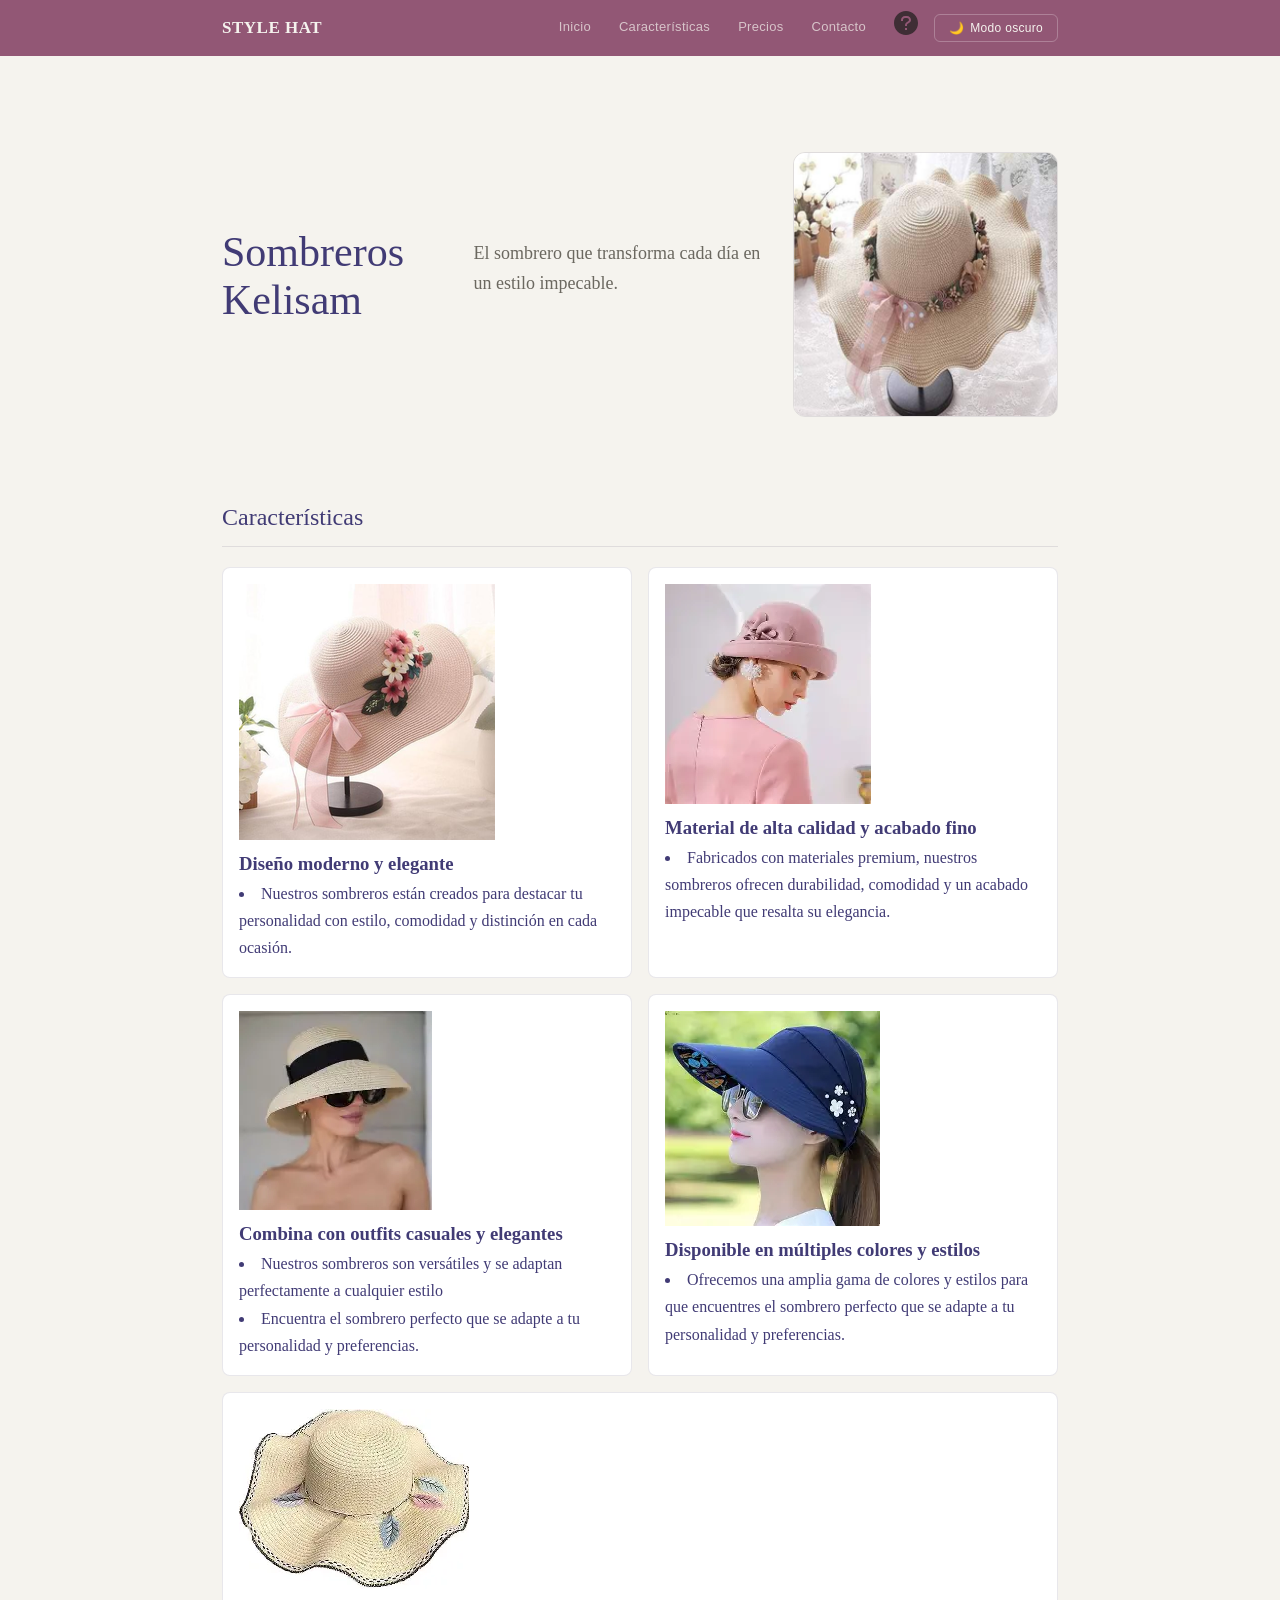
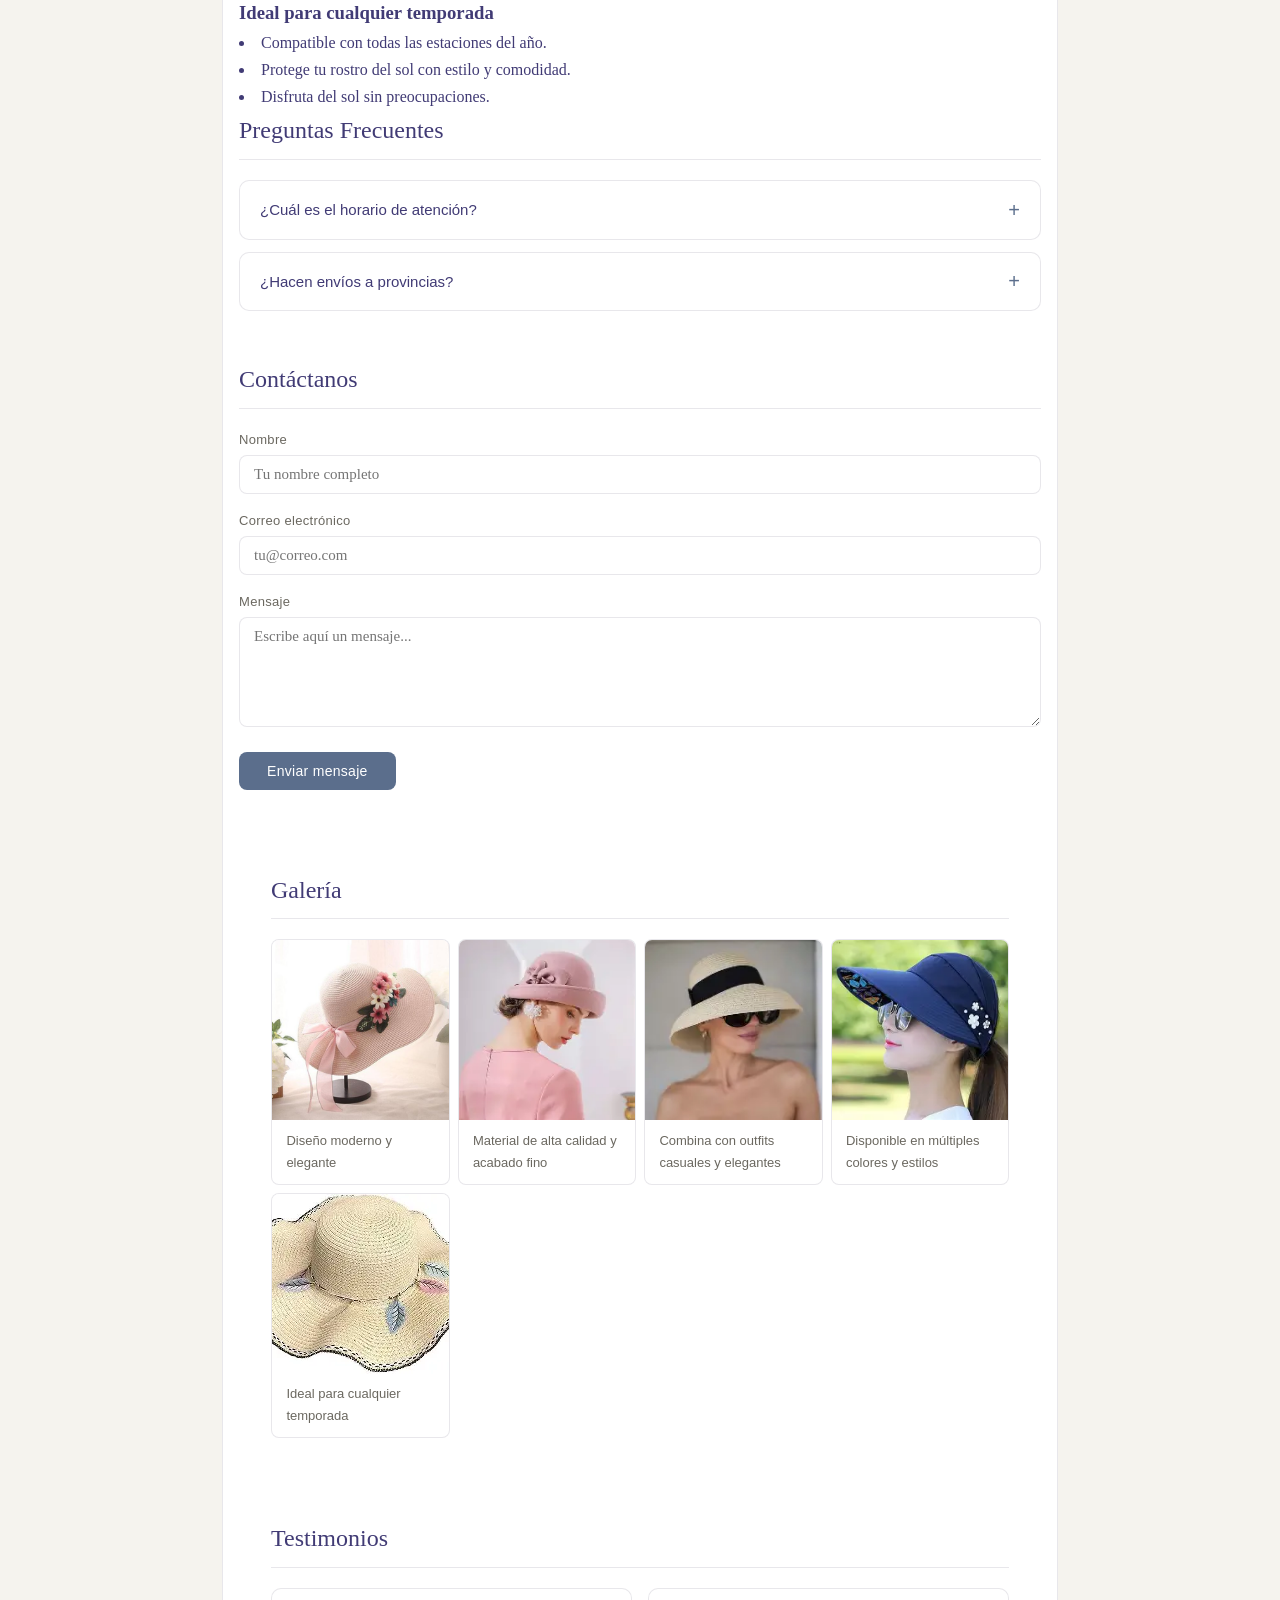
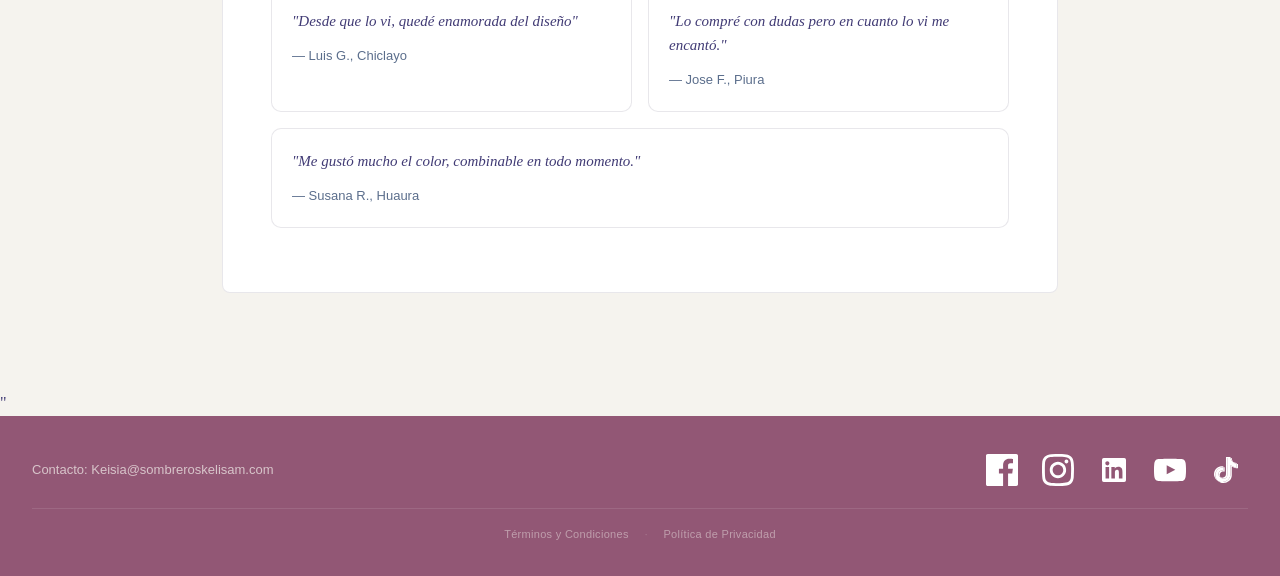
<file: index.html>
<!DOCTYPE html>
<html lang="es">
<head>
  <meta charset="UTF-8">
  <title>STYLE HAT  - SOMBREROS KELISAM</title>
  <link rel="stylesheet" href="css/styles.css">
  <link rel="icon" href="img/sombrero 3.ico">"
</head>

<body class="index-layout" >

<header>
  <nav>
    <a href="index.html" class="nav-brand">STYLE HAT</a>
    <div class="nav-links">
      <a href="index.html">Inicio</a>
      <a href="#Características">Características</a>
      <a href="precios.html">Precios</a>
      <a href="#contacto">Contacto</a>
  <a href="faq.html" id="icono-faq" aria-label="Preguntas frecuentes">
    <img src="img/Faq,.svg" alt="" width="24" height="24">
  </a>
      <button id="theme-toggle" onclick="toggleTheme()" aria-label="Cambiar tema">
        <span id="theme-icon">🌙</span>
        <span id="theme-label">Modo oscuro</span>
      </button>
    </div>
  </nav>
</header>


<main>
  <section id="hero">
    <h1>Sombreros Kelisam</h1>
    <p>El sombrero que transforma cada día en un estilo impecable.</p>
    <img src="img/sombrero 3.ico"
         alt="Imagen del producto en la que se aprecia la elegancia de su diseño y garantía de que está hecho con los mejores materiales"
         width="400" height="200">
  </section>

  <section>
    <h2>Características</h2>
    <div class="cards">
    <article class="card">
      <img src="img/sombrero 2.ico" alt="Diseño moderno y elegante">
      <h3>Diseño moderno y elegante</h3>
      <li>Nuestros sombreros están creados para destacar tu personalidad con estilo, comodidad y distinción en cada ocasión.</li>

      <ul>
    </article>
    <article class="card">
      <img src="img/imagen 2.webp" alt="Material de alta calidad y acabado fino">
      <h3>Material de alta calidad y acabado fino</h3>
      <li>Fabricados con materiales premium, nuestros sombreros ofrecen durabilidad, comodidad y un acabado impecable que resalta su elegancia.</li>
      </article>
    <article class="card">
      <img src="img/imagen 3.webp" alt="Combina con outfits casuales y elegantes">
      <h3>Combina con outfits casuales y elegantes</h3>
      <li>Nuestros sombreros son versátiles y se adaptan perfectamente a cualquier estilo
      <li>Encuentra el sombrero perfecto que se adapte a tu personalidad y preferencias.</li>
 </article>
    <article class="card">
      <img src="img/imagen 4.webp" alt="Disponible en múltiples colores y estilos">
      <H3>Disponible en múltiples colores y estilos</H3>
      <li>Ofrecemos una amplia gama de colores y estilos para que encuentres el sombrero perfecto que se adapte a tu personalidad y preferencias.</li>
  
    </article>
    <article class="card">
      <img src="img/imagen5.webp" alt="Ideal para cualquier temporada">
      <h3>Ideal para cualquier temporada</h3>
      <li>Compatible con todas las estaciones del año.
        <li>Protege tu rostro del sol con estilo y comodidad.</li>
      <li>Disfruta del sol sin preocupaciones.</li>
 
  <section>
 <h2>Preguntas Frecuentes</h2>
    <details>
      <summary>¿Cuál es el horario de atención?</summary>
      <p>Atendemos de Lunes a Viernes de 9:00 a 19:00 horas.</p>
    </details>
    <details>
      <summary>¿Hacen envíos a provincias?</summary>
      <p>Sí, enviamos a todo el Perú por Shaloom y Marvisur.</p>
    </details>
  </section>

  <section id="contacto">
    <h2>Contáctanos</h2>
    <form>
      <div>
        <label for="nombre">Nombre</label>
        <input type="text" id="nombre" placeholder="Tu nombre completo">
      </div>
      <div>
        <label for="email">Correo electrónico</label>
        <input type="email" id="email" placeholder="tu@correo.com">
      </div>
      <div>
        <label for="mensaje">Mensaje</label>
        <textarea id="mensaje" placeholder="Escribe aquí un mensaje..."></textarea>
      </div>
      <button type="submit">Enviar mensaje</button>
    </form>
  </section>

  <section id="galeria">
  <h2>Galería</h2>
  <div class="galeria">
    <figure class="galeria-item">
      <img src="img/sombrero 2.ico" alt="Vista 1 del producto">
      <figcaption>Diseño moderno y elegante</figcaption>
    </figure>
    <figure class="galeria-item">
      <img src="img/imagen 2.webp" alt="Vista 2 del producto">
      <figcaption>Material de alta calidad y acabado fino</figcaption>
    </figure>
    <figure class="galeria-item">
      <img src="img/imagen 3.webp" alt="Vista 3 del producto">
      <figcaption>Combina con outfits casuales y elegantes</figcaption>
    </figure>
    <figure class="galeria-item">
      <img src="img/imagen 4.webp" alt="Vista 4 del producto">
      <figcaption>Disponible en múltiples colores y estilos</figcaption>
    </figure>
    <figure class="galeria-item">
      <img src="img/imagen5.webp" alt="Vista 5 del producto">
      <figcaption>Ideal para cualquier temporada</figcaption>
    </figure>
  </div>
</section>
<section id="testimonios">
  <h2>Testimonios</h2>
  <div class="testimonios">
    <div class="testimonio">
      <p>"Desde que lo vi, quedé enamorada del diseño"</p>
      <span class="testimonio-autor">— Luis G., Chiclayo</span>
    </div>
    <div class="testimonio">
      <p>"Lo compré con dudas pero en cuanto lo vi me encantó."</p>
      <span class="testimonio-autor">— Jose F., Piura</span>
    </div>
    <div class="testimonio">
      <p>"Me gustó mucho el color, combinable en todo momento."</p>
      <span class="testimonio-autor">— Susana R., Huaura</span>
    </div>
  </div>
</section>

</main>

<footer>
 <div class="footer-main">
    <p>Contacto: Keisia@sombreroskelisam.com</p>
    <div class="social-links">
      <a href="#" aria-label="Síguenos en Facebook">
        <img src="img/facebook.svg" alt="" width="32" height="32">
      </a>
      <a href="#" aria-label="Síguenos en Instagram">
        <img src="img/instagram2 (1).svg" alt="" width="32" height="32">
      </a>
      <a href="#" aria-label="Síguenos en LinkedIn">
        <img src="img/linkedin.svg" alt="" width="32" height="32">
      </a>
      <a href="#" aria-label="Síguenos en YouTube">
        <img src="img/youtube.svg" alt="" width="32" height="32">
      </a>
      <a href="#" aria-label="Síguenos en TikTok">
        <img src="img/tiktok.svg" alt="" width="32" height="32">
      </a>
    </div>
  </div>

  <div class="footer-legal">
    <a href="#">Términos y Condiciones</a>
    <span class="sep" aria-hidden="true">·</span>
    <a href="#">Política de Privacidad</a>
  </div>
</footer>

<script src="script.js"></script>

</body>
</html>
</file>
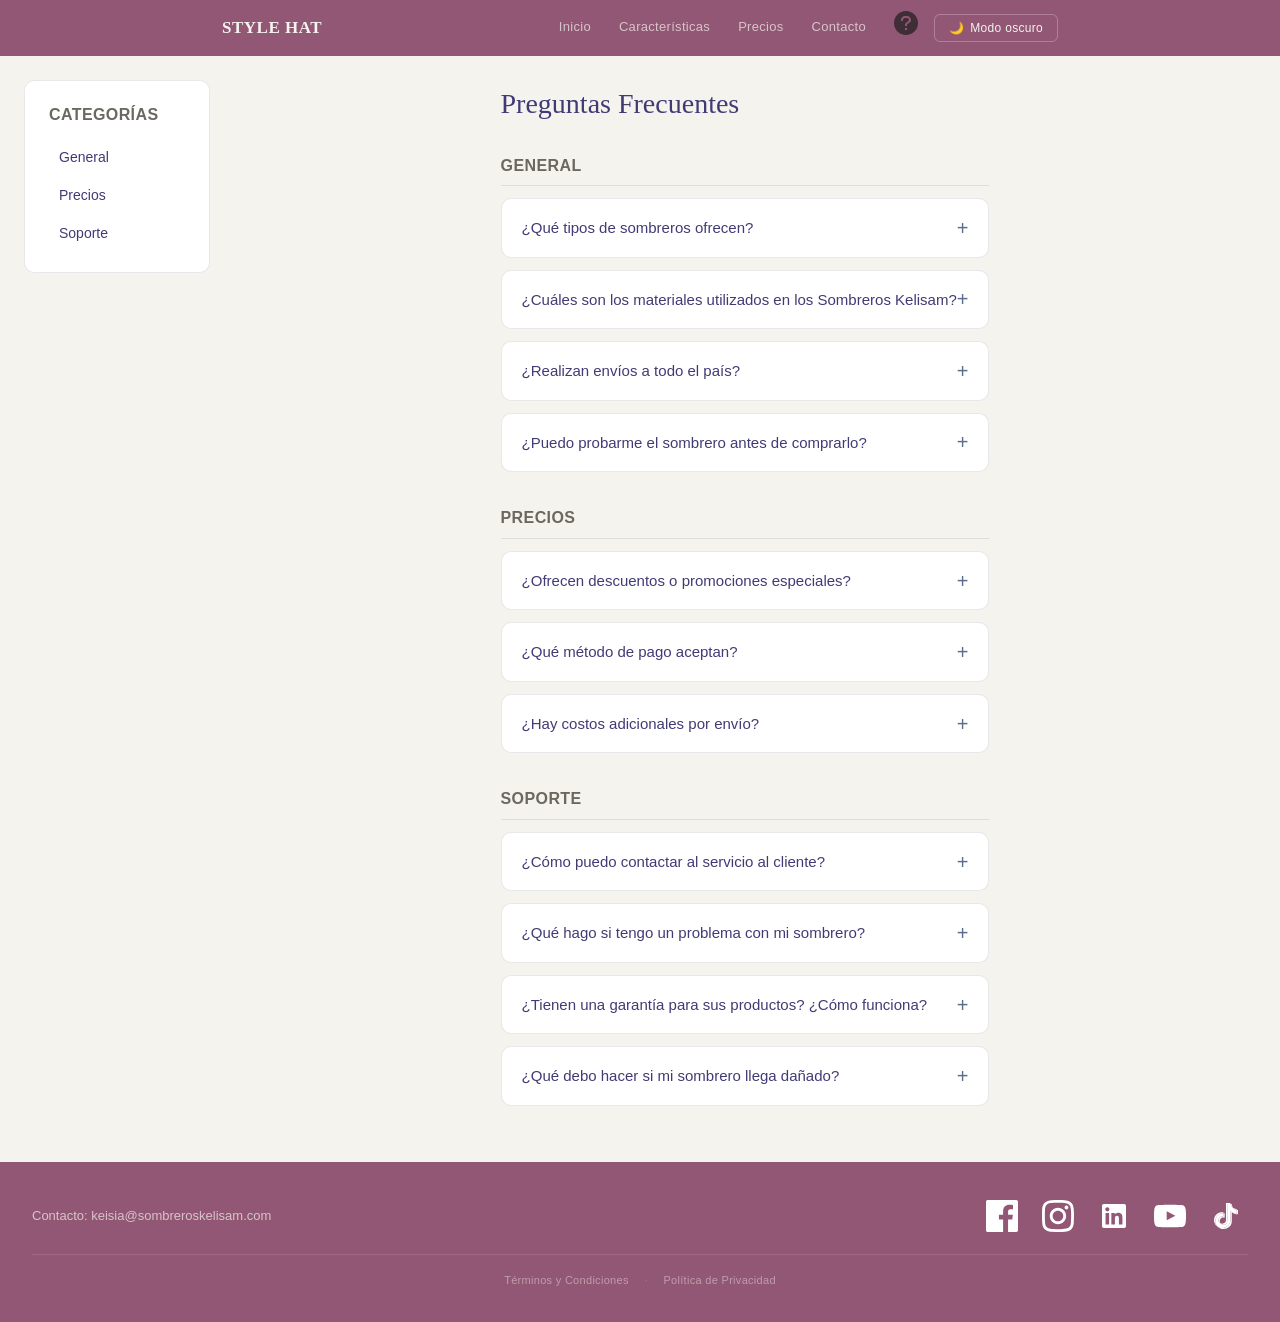
<file: faq.html>
<!DOCTYPE html>
<html lang="es">
<head>
  <meta charset="UTF-8">
  <title>STYLE HAT - Preguntas Frecuentes</title>
  <link rel="stylesheet" href="css/styles.css">
  <link rel="icon" href="img/sombrero 3.ico">
</head>

<body class="faq-layout">

  <header>
    <nav>
      <a href="index.html" class="nav-brand">STYLE HAT</a>
      <div class="nav-links">
        <a href="index.html">Inicio</a>
        <a href="index.html">Características</a>
        <a href="precios.html">Precios</a>
        <a href="index.html#contacto">Contacto</a>
        <a href="faq.html" id="icono-faq" aria-label="Preguntas frecuentes">
          <img src="img/Faq,.svg" alt="" width="24" height="24">
        </a>
        <button id="theme-toggle" onclick="toggleTheme()" aria-label="Cambiar tema">
          <span id="theme-icon">🌙</span>
          <span id="theme-label">Modo oscuro</span>
        </button>
      </div>
    </nav>
  </header>

  <aside class="faq-nav">
    <h2>Categorías</h2>
    <ul>
      <li><a href="#general">General</a></li>
      <li><a href="#precios">Precios</a></li>
      <li><a href="#soporte">Soporte</a></li>
    </ul>
  </aside>

  <main class="faq-main">
    <h1>Preguntas Frecuentes</h1>
    <section id="general">
      <h2>General</h2>
      <details>
        <summary>¿Qué tipos de sombreros ofrecen?</summary>
        <p>Ofrecemos diferentes tipos de sombreros casuales, sport, elegantes, para todo tipo de estilos.</p>
      </details>
      <details>
        <summary>¿Cuáles son los materiales utilizados en los Sombreros Kelisam?</summary>
        <p>Nuestros sombreros están fabricados con materiales de alta calidad, algodon, lana, poliéster, nylon, piel, fieltro y cuero.</p>
      </details>
      <details>
        <summary>¿Realizan envíos a todo el país?</summary>
        <p>Sí, realizamos envíos en Lima y provincias, atraves de Shaloom, Marvisur y otros</p>
      </details>
      <details>
        <summary>¿Puedo probarme el sombrero antes de comprarlo?</summary>
        <p>En algunas de nuestras tiendas físicas, puedes probarte los sombreros. Si compras en línea, no se aceptan devoluciones.</p>
      </details>
    </section>

    <section id="precios">
      <h2>Precios</h2>
      <details>
        <summary>¿Ofrecen descuentos o promociones especiales?</summary>
        <p>Sí, ofrecemos descuentos por temporada y promociones especiales. Revisa nuestra página web o suscríbete a nuestro boletín para recibir actualizaciones sobre ofertas.</p>
      </details>
      <details>
        <summary>¿Qué método de pago aceptan?</summary>
        <p>Aceptamos diversas formas de pago, incluyendo tarjetas de crédito, débito, yape y pagos en línea a través de plataformas seguras.</p>
      </details>
      <details>
        <summary>¿Hay costos adicionales por envío?</summary>
        <p>Dependiendo del lugar de entrega y el tipo de sombrero, pueden aplicarse tarifas de envío.</p>
      </details>
    </section>

    <section id="soporte">
      <h2>Soporte</h2>
      <details>
        <summary>¿Cómo puedo contactar al servicio al cliente?</summary>
        <p>Puedes contactar a nuestro servicio al cliente a través de nuestro número telefónico, correo electrónico o chat en línea disponible en nuestro sitio web.</p>
      </details>
      <details>
        <summary>¿Qué hago si tengo un problema con mi sombrero?</summary>
        <p>Si tienes algún problema con tu sombrero, contáctanos lo antes posible. Nuestro equipo de soporte estará encantado de ayudarte a resolver cualquier inconveniente.</p>
      </details>
      <details>
        <summary>¿Tienen una garantía para sus productos? ¿Cómo funciona?</summary>
        <p>Sí, ofrecemos una garantía limitada de 3 meses en nuestros sombreros. Si se presenta algún defecto de fabricación, lo reparamos o reemplazamos sin costo adicional.</p>
      </details>
      <details>
        <summary>¿Qué debo hacer si mi sombrero llega dañado?</summary>
        <p>Si tu sombrero llega dañado, contáctanos inmediatamente y te proporcionaremos instrucciones para devolverlo y recibir un reemplazo.</p>
      </details>
    </section>

  </main>

  <footer>
    <div class="footer-main">
      <p>Contacto: keisia@sombreroskelisam.com</p>
      <div class="social-links">
        <a href="#" aria-label="Síguenos en Facebook">
          <img src="img/facebook.svg" alt="" width="32" height="32">
        </a>
        <a href="#" aria-label="Síguenos en Instagram">
          <img src="img/instagram2 (1).svg" alt="" width="32" height="32">
        </a>
        <a href="#" aria-label="Síguenos en LinkedIn">
          <img src="img/linkedin.svg" alt="" width="32" height="32">
        </a>
        <a href="#" aria-label="Síguenos en YouTube">
          <img src="img/youtube.svg" alt="" width="32" height="32">
        </a>
        <a href="#" aria-label="Síguenos en TikTok">
          <img src="img/tiktok.svg" alt="" width="32" height="32">
        </a>
      </div>
    </div>
    <div class="footer-legal">
      <a href="#">Términos y Condiciones</a>
      <span class="sep" aria-hidden="true">·</span>
      <a href="#">Política de Privacidad</a>
    </div>
  </footer>

  <script src="script.js"></script>

</body>
</html>
</file>
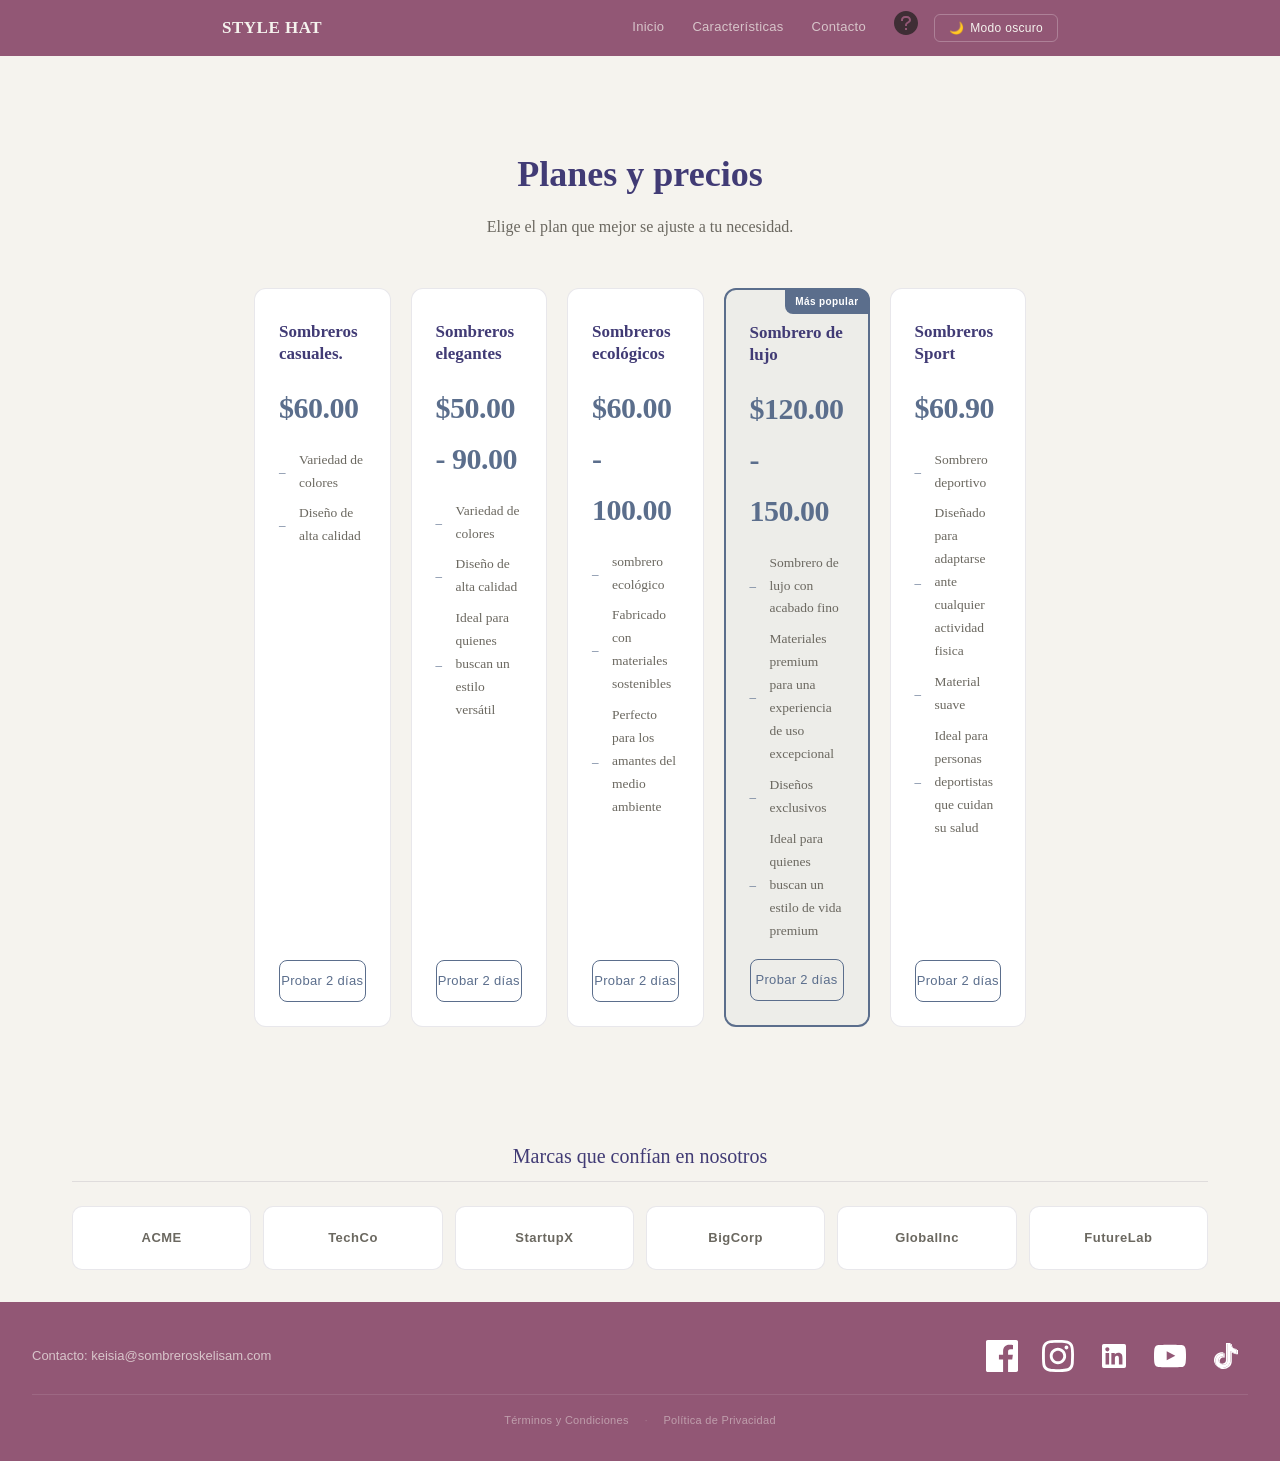
<file: precios.html>
<!DOCTYPE html>
<html lang="es">
<head>
  <meta charset="UTF-8">
  <title>STYLE HAT - Sombreros Kelisam</title>
  <link rel="stylesheet" href="css/styles.css">
  <link rel="icon" href="img/sombrero 3.ico">
</head>
<body>
<header>
  <nav>
    <a href="index.html" class="nav-brand">STYLE HAT</a>
    <div class="nav-links">
      <a href="index.html">Inicio</a>
      <a href="index.html#Características">Características</a>
      <a href="index.html#Contacto">Contacto</a>
  <a href="faq.html" id="icono-faq" aria-label="Preguntas frecuentes">
    <img src="img/Faq,.svg" alt="" width="24" height="24">
  </a>
      <button id="theme-toggle" onclick="toggleTheme()" aria-label="Cambiar tema">
        <span id="theme-icon">🌙</span>
        <span id="theme-label">Modo oscuro</span>
      </button>
    </div>
  </nav>
</header>

<main>
  <div id="content-precios">
    <h1>Planes y precios</h1>
    <p>Elige el plan que mejor se ajuste a tu necesidad.</p>
  </div>
  <div class="planes">
  <!-- Plan 1 -->
  <article class="plan">
    <h2>Sombreros casuales.</h2>
    <p class="precio">$60.00</p>
    <ul>
      <li>Variedad de colores</li>
      <li>Diseño de alta calidad</li>
    </ul>
    <a href="https://wa.me/51915915730?text=Hola,%20quiero%20el%20plan%20Sombreros%20casuales" 
       target="_blank" class="btn">Probar 2 días</a>
  </article>

  <!-- Plan 2 -->
  <article class="plan">
    <h2>Sombreros elegantes</h2>
    <p class="precio">$50.00 - 90.00</p>
    <ul>
      <li>Variedad de colores</li>
      <li>Diseño de alta calidad</li>
      <li>Ideal para quienes buscan un estilo versátil</li>
    </ul>
    <a href="https://wa.me/51915915730?text=Hola,%20quiero%20el%20plan%20Sombreros%20elegantes" 
       target="_blank" class="btn">Probar 2 días</a>
  </article>

  <!-- Plan 3 -->
  <article class="plan">
    <h2>Sombreros ecológicos</h2>
    <p class="precio">$60.00 - 100.00</p>
    <ul>
      <li>sombrero ecológico</li>
      <li>Fabricado con materiales sostenibles</li>
      <li>Perfecto para los amantes del medio ambiente</li>
    </ul>
    <a href="https://wa.me/51915915730?text=Hola,%20quiero%20el%20plan%20Sombreros%20ecológicos" 
       target="_blank" class="btn">Probar 2 días</a>
  </article>

  <!-- Plan 4 (Destacado) -->
  <article class="plan plan--popular">
    <span class="badge-popular">Más popular</span>
    <h2>Sombrero de lujo</h2>
    <p class="precio">$120.00 - 150.00</p>
    <ul>
      <li>Sombrero de lujo con acabado fino</li>
    <li>Materiales premium para una experiencia de uso excepcional</li>
      <li>Diseños exclusivos</li>
      <li>Ideal para quienes buscan un estilo de vida premium</li>
    </ul>
    <a href="https://wa.me/51915915730?text=Hola,%20quiero%20el%20plan%20Sombrero%20de%20lujo" 
       target="_blank" class="btn">Probar 2 días</a>
  </article>

  <!-- Plan 5 -->
  <article class="plan">
    <h2>Sombreros Sport</h2>
    <p class="precio">$60.90</p>
    <ul>
      <li>Sombrero deportivo</li>
      <li>Diseñado para adaptarse ante cualquier actividad fisica</li>
      <li>Material suave</li>
      <li>Ideal para personas deportistas que cuidan su salud</li>
    </ul>
    <a href="https://wa.me/51915915730?text=Hola,%20quiero%20el%20plan%20Sombreros%20Sport" 
       target="_blank" class="btn">Probar 2 días</a>
  </article>
</div>
</main>

<section class="Clientes">
  <h2>Marcas que confían en nosotros</h2>
  <div class="logos">
    <div class="logo-cliente">ACME</div>
    <div class="logo-cliente">TechCo</div>
    <div class="logo-cliente">StartupX</div>
    <div class="logo-cliente">BigCorp</div>
    <div class="logo-cliente">GlobalInc</div>
    <div class="logo-cliente">FutureLab</div>
  </div>
</section>

<footer>
  <div class="footer-main">
    <p>Contacto: keisia@sombreroskelisam.com</p>
    <div class="social-links">
      <a href="#" aria-label="Síguenos en Facebook">
        <img src="img/facebook.svg" alt="" width="32" height="32">
      </a>
      <a href="#" aria-label="Síguenos en Instagram">
        <img src="img/instagram2 (1).svg" alt="" width="32" height="32">
      </a>
      <a href="#" aria-label="Síguenos en LinkedIn">
        <img src="img/linkedin.svg" alt="" width="32" height="32">
      </a>
      <a href="#" aria-label="Síguenos en YouTube">
        <img src="img/youtube.svg" alt="" width="32" height="32">
      </a>
      <a href="#" aria-label="Síguenos en TikTok">
        <img src="img/tiktok.svg" alt="" width="32" height="32">
      </a>
    </div>
  </div>

  <div class="footer-legal">
    <a href="#">Términos y Condiciones</a>
    <span class="sep" aria-hidden="true">·</span>
    <a href="#">Política de Privacidad</a>
  </div>
</footer>
<script src="script.js"></script>
</body>
</html>
</file>
<file: css/styles.css>
/* ============================================
   STYLE HAT — Hoja de estilos principal
   Orden:
     1.  Reset
     2.  Variables (light + dark)
     3.  Base (body)
     4.  Navegación (header, nav, theme-toggle)
     5.  Contenido principal (main, section)
     6.  Hero (#hero)
     7.  Headings (h2 global)
     8.  Listas globales (ul, li)
     9.  FAQ (details, summary)
    10.  Formulario (form, label, input, textarea, button)
    11.  Tarjetas de características (.cards, .card)
    12.  Galería (#galeria, .galeria, .galeria-item)
    13.  Testimonios (#testimonios, .testimonio)
    14.  Footer
    15.  Enlaces en main
    16.  Layout grid — index.html (.index-layout)
    17.  Layout grid — faq.html (.faq-layout)
    18.  Página de Precios (#content-precios, .planes, .plan)
    19.  Sección Clientes (.Clientes)
    20.  Responsive
   ============================================ */


/* ============================================
   STYLE HAT — Hoja de estilos principal
   ============================================ */


/* ─────────────────────────────────────────────
   1. RESET
   ───────────────────────────────────────────── */
*, *::before, *::after {
  box-sizing: border-box;
  margin: 0;
  padding: 0;
}


/* ─────────────────────────────────────────────
   2. VARIABLES
   ───────────────────────────────────────────── */
:root {
  --bg-color:       #f5f3ee;
  --text-color:     #413b75;
  --surface:        #ffffff;
  --surface-border: rgba(32, 27, 59, 0.1);
  --nav-bg:         #925775;
  --nav-text:       #f5f3ee;
  --accent:         #5b6e8c;
  --accent-hover:   #576c8a;
  --muted:          #6b6860;
  --link-color:     #5b6e8c;
  --link-hover:     #3d4f68;
  --transition:     0.3s cubic-bezier(0.4, 0, 0.2, 1);
}

[data-theme="dark"] {
  --bg-color:       #5e7ec0;
  --text-color:     #e8e5de;
  --surface:        #384c80;
  --surface-border: rgba(96, 44, 173, 0.1);
  --nav-bg:         #223a69;
  --nav-text:       #e8e5de;
  --accent:         #8aaed4;
  --accent-hover:   #aecbe8;
  --muted:          #9a9790;
  --link-color:     #8aaed4;
  --link-hover:     #aecbe8;
}


/* ─────────────────────────────────────────────
   3. BASE
   ───────────────────────────────────────────── */
body {
  background:  var(--bg-color);
  color:       var(--text-color);
  font-family: Georgia, 'Times New Roman', serif;
  line-height: 1.7;
  transition:  background var(--transition), color var(--transition);
}


/* ─────────────────────────────────────────────
   4. NAVEGACIÓN
   ───────────────────────────────────────────── */
header {
  background: var(--nav-bg);
  position:   sticky;
  top:        0;
  z-index:    100;
  transition: background var(--transition);
}

nav {
  max-width:       900px;
  margin:          0 auto;
  padding:         0 2rem;
  height:          56px;
  display:         flex;
  align-items:     center;
  justify-content: space-between;
}

.nav-brand {
  color:           var(--nav-text);
  font-size:       17px;
  font-weight:     bold;
  letter-spacing:  0.5px;
  text-decoration: none;
}

.nav-links {
  display:     flex;
  gap:         0.25rem;
  align-items: center;
}

nav a:not(.nav-brand) {
  color:           var(--nav-text);
  text-decoration: none;
  font-family:     'Helvetica Neue', Arial, sans-serif;
  font-size:       13px;
  letter-spacing:  0.3px;
  padding:         6px 12px;
  border-radius:   6px;
  opacity:         0.7;
  border-bottom:   2px solid transparent;
  transition:
    opacity      0.2s ease,
    border-color 0.2s ease,
    background   0.2s ease;
}

nav a:not(.nav-brand):hover {
  opacity:             1;
  border-bottom-color: var(--accent);
  background:          rgba(255, 255, 255, 0.07);
}

#theme-toggle {
  background:     transparent;
  border:         1.5px solid rgba(255, 255, 255, 0.25);
  color:          var(--nav-text);
  padding:        6px 14px;
  border-radius:  6px;
  cursor:         pointer;
  font-family:    'Helvetica Neue', Arial, sans-serif;
  font-size:      12px;
  letter-spacing: 0.3px;
  display:        flex;
  align-items:    center;
  gap:            6px;
  transition:
    background   0.2s ease,
    border-color 0.2s ease,
    transform    0.1s ease;
}

#theme-toggle:hover {
  background:   rgba(255, 255, 255, 0.10);
  border-color: rgba(255, 255, 255, 0.55);
}

#theme-toggle:active {
  transform: scale(0.96);
}


/* ─────────────────────────────────────────────
   5. CONTENIDO PRINCIPAL
   ───────────────────────────────────────────── */
main {
  max-width: 900px;
  margin:    0 auto;
  padding:   3rem 2rem;
}

section {
  margin-bottom: 3rem;
}


/* ─────────────────────────────────────────────
   6. HERO
   ───────────────────────────────────────────── */
#hero {
  display:        flex;
  flex-direction: column;
  align-items:    center;
  text-align:     center;
  padding:        3rem 0 2rem;
  gap:            32px;
}

#hero > div {
  text-align: center;
}

#hero h1 {
  font-size:     42px;
  font-weight:   normal;
  line-height:   1.15;
  margin-bottom: 1rem;
}

#hero p {
  font-size:     18px;
  color:         var(--muted);
  margin-bottom: 2rem;
  transition:    color var(--transition);
}

#hero img {
  border-radius: 12px;
  max-width:     100%;
  height:        auto;
  display:       block;
  margin:        0 auto;
  border:        0.5px solid var(--surface-border);
  transition:
    border-color var(--transition),
    transform    0.4s ease,
    box-shadow   0.4s ease;
}

#hero img:hover {
  transform:  translateY(-4px);
  box-shadow: 0 12px 32px rgba(0, 0, 0, 0.15);
}


/* ─────────────────────────────────────────────
   7. HEADINGS GLOBALES
   ───────────────────────────────────────────── */
h2 {
  font-size:      24px;
  font-weight:    normal;
  margin-bottom:  1.25rem;
  padding-bottom: 0.5rem;
  border-bottom:  0.5px solid var(--surface-border);
  transition:     border-color var(--transition);
}


/* ─────────────────────────────────────────────
   8. LISTAS GLOBALES
   ───────────────────────────────────────────── */
ul {
  list-style: none;
  display:    grid;
  gap:        0.75rem;
}

ul li {
  background:    var(--surface);
  border:        0.5px solid var(--surface-border);
  border-radius: 10px;
  padding:       0.9rem 1.25rem 0.9rem 2.5rem;
  font-size:     15px;
  position:      relative;
  transition:
    background   var(--transition),
    border-color var(--transition),
    transform    0.2s ease,
    box-shadow   0.2s ease;
}

ul li:hover {
  transform:    translateX(4px);
  box-shadow:   -3px 0 0 var(--accent);
  border-color: var(--accent);
}

ul li::before {
  content:   '✦';
  position:  absolute;
  left:      1rem;
  color:     var(--accent);
  font-size: 12px;
  top:       50%;
  transform: translateY(-50%);
}


/* ─────────────────────────────────────────────
   9. FAQ (details / summary)
   ───────────────────────────────────────────── */
details {
  background:    var(--surface);
  border:        0.5px solid var(--surface-border);
  border-radius: 10px;
  margin-bottom: 0.75rem;
  overflow:      hidden;
  transition:
    background   var(--transition),
    border-color var(--transition);
}

summary {
  padding:         1rem 1.25rem;
  cursor:          pointer;
  font-family:     'Helvetica Neue', Arial, sans-serif;
  font-size:       15px;
  font-weight:     500;
  list-style:      none;
  display:         flex;
  justify-content: space-between;
  align-items:     center;
  user-select:     none;
  transition:      background 0.2s ease, color 0.2s ease;
}

summary::after {
  content:     '+';
  font-size:   20px;
  color:       var(--accent);
  transition:  transform 0.25s ease;
  line-height: 1;
}

details[open] summary::after {
  transform: rotate(45deg);
}

summary:hover {
  background: rgba(91, 110, 140, 0.07);
}

details p {
  padding:    0 1.25rem 1rem;
  font-size:  14px;
  color:      var(--muted);
  transition: color var(--transition);
}


/* ─────────────────────────────────────────────
   10. FORMULARIO
   ───────────────────────────────────────────── */
form {
  display: grid;
  gap:     1rem;
}

label {
  font-family:    'Helvetica Neue', Arial, sans-serif;
  font-size:      13px;
  font-weight:    500;
  letter-spacing: 0.3px;
  color:          var(--muted);
  display:        block;
  margin-bottom:  4px;
  transition:     color var(--transition);
}

input,
textarea {
  width:         100%;
  padding:       10px 14px;
  border:        1px solid var(--surface-border);
  border-radius: 8px;
  background:    var(--surface);
  color:         var(--text-color);
  font-family:   Georgia, serif;
  font-size:     15px;
  transition:
    background   var(--transition),
    color        var(--transition),
    border-color 0.2s ease,
    box-shadow   0.2s ease;
}

input:hover,
textarea:hover {
  border-color: var(--accent);
}

input:focus,
textarea:focus {
  outline:      none;
  border-color: var(--accent);
  box-shadow:   0 0 0 3px rgba(77, 125, 201, 0.18);
}

textarea {
  resize:     vertical;
  min-height: 110px;
}

button[type="submit"] {
  background:     var(--accent);
  color:          #fff;
  border:         none;
  padding:        11px 28px;
  border-radius:  8px;
  font-family:    'Helvetica Neue', Arial, sans-serif;
  font-size:      14px;
  font-weight:    500;
  cursor:         pointer;
  letter-spacing: 0.3px;
  justify-self:   start;
  transition:
    background 0.2s ease,
    transform  0.15s ease,
    box-shadow 0.2s ease;
}

button[type="submit"]:hover {
  background:  var(--accent-hover);
  transform:   translateY(-2px);
  box-shadow:  0 6px 18px rgba(91, 110, 140, 0.35);
}

button[type="submit"]:active {
  transform: scale(0.97);
}


/* ─────────────────────────────────────────────
   11. TARJETAS DE CARACTERÍSTICAS
   ───────────────────────────────────────────── */
#caracteristicas {
  padding: 32px;
}

.cards {
  display:    flex;
  flex-wrap:  wrap;
  gap:        16px;
  margin-top: 16px;
}

.card {
  flex-basis:    280px;
  flex-grow:     1;
  padding:       16px;
  border:        1px solid var(--surface-border);
  border-radius: 8px;
  background:    var(--surface);
  transition:
    transform  0.2s ease,
    box-shadow 0.2s ease;
}

.card:hover {
  transform:  translateY(-4px);
  box-shadow: 0 8px 24px rgba(0, 0, 0, 0.10);
}


/* ─────────────────────────────────────────────
   12. GALERÍA
   ───────────────────────────────────────────── */
#galeria {
  padding:   2rem;
  max-width: 900px;
  margin:    0 auto 3rem;
}

.galeria {
  display:    flex;
  flex-wrap:  wrap;
  gap:        8px;
  margin-top: 16px;
}

.galeria-item {
  display:        flex;
  flex-direction: column;
  flex-grow:      1;
  flex-basis:     200px;
  border-radius:  8px;
  overflow:       hidden;
  background:     var(--surface);
  border:         0.5px solid var(--surface-border);
  transition:
    transform  0.25s ease,
    box-shadow 0.25s ease;
}

.galeria-item:hover {
  transform:  translateY(-4px);
  box-shadow: 0 10px 28px rgba(0, 0, 0, 0.12);
}

.galeria-item img {
  width:      100%;
  height:     180px;
  object-fit: cover;
  display:    block;
  transition: transform 0.35s ease;
}

.galeria-item:hover img {
  transform: scale(1.04);
}

.galeria-item figcaption {
  padding:     0.6rem 0.9rem;
  font-family: 'Helvetica Neue', Arial, sans-serif;
  font-size:   13px;
  color:       var(--muted);
  transition:  color var(--transition);
}


/* ─────────────────────────────────────────────
   13. TESTIMONIOS
   ───────────────────────────────────────────── */
#testimonios {
  padding:   0 2rem 3rem;
  max-width: 900px;
  margin:    0 auto;
}

.testimonios {
  display:    flex;
  flex-wrap:  wrap;
  gap:        16px;
  margin-top: 16px;
}

.testimonio {
  flex-basis:     260px;
  flex-grow:      1;
  background:     var(--surface);
  border:         0.5px solid var(--surface-border);
  border-radius:  10px;
  padding:        1.25rem;
  display:        flex;
  flex-direction: column;
  gap:            0.75rem;
  transition:
    background   var(--transition),
    border-color var(--transition),
    transform    0.2s ease,
    box-shadow   0.2s ease;
}

.testimonio:hover {
  transform:    translateY(-4px);
  box-shadow:   0 8px 24px rgba(0, 0, 0, 0.10);
  border-color: var(--accent);
}

.testimonio p {
  font-size:   15px;
  color:       var(--text-color);
  line-height: 1.6;
  font-style:  italic;
}

.testimonio-autor {
  font-family: 'Helvetica Neue', Arial, sans-serif;
  font-size:   13px;
  color:       var(--accent);
  font-weight: 500;
}


/* ─────────────────────────────────────────────
   14. FOOTER
   ───────────────────────────────────────────── */
footer {
  background:     var(--nav-bg);
  color:          var(--nav-text);
  text-align:     center;
  padding:        2rem;
  display:        flex;
  flex-direction: column;
  align-items:    center;
  gap:            0;
  transition:     background var(--transition);
}

.footer-main {
  display:         flex;
  justify-content: space-between;
  align-items:     center;
  width:           100%;
  padding-bottom:  1rem;
  border-bottom:   0.5px solid rgba(255, 255, 255, 0.10);
}

footer p {
  font-family: 'Helvetica Neue', Arial, sans-serif;
  font-size:   13px;
  opacity:     0.7;
}

.social-links {
  display:         flex;
  justify-content: center;
  gap:             0.75rem;
}

.social-links a {
  display:       inline-flex;
  padding:       6px;
  border-radius: 8px;
  transition:
    background 0.2s ease,
    transform  0.2s ease;
}

.social-links a:hover {
  background: rgba(255, 255, 255, 0.12);
  transform:  translateY(-3px);
}

.social-links img {
  filter:  brightness(0) invert(1);
  display: block;
}

.footer-legal {
  display:         flex;
  justify-content: center;
  align-items:     center;
  gap:             1rem;
  padding-top:     1rem;
}

.footer-legal a {
  color:           var(--nav-text);
  text-decoration: none;
  font-family:     'Helvetica Neue', Arial, sans-serif;
  font-size:       11px;
  letter-spacing:  0.3px;
  opacity:         0.45;
  transition:      opacity 0.2s ease;
}

.footer-legal a:hover {
  opacity: 1;
}

.footer-legal .sep {
  color:       var(--nav-text);
  opacity:     0.2;
  font-size:   11px;
  user-select: none;
}


/* ─────────────────────────────────────────────
   15. ENLACES EN MAIN
   ───────────────────────────────────────────── */
main a {
  color:                 var(--link-color);
  text-decoration:       underline;
  text-decoration-color: transparent;
  text-underline-offset: 3px;
  transition:
    color                  0.2s ease,
    text-decoration-color  0.2s ease;
}

main a:hover {
  color:                 var(--link-hover);
  text-decoration-color: var(--link-hover);
}


/* ─────────────────────────────────────────────
   16. LAYOUT GRID — index.html
   ───────────────────────────────────────────── */
.index-layout {
  display: grid;
  grid-template-areas:
    "header"
    "main"
    "galeria"
    "testimonios"
    "footer";
  grid-template-columns: 1fr;
}

.index-layout header       { grid-area: header;      }
.index-layout main         { grid-area: main;        }
.index-layout #galeria     { grid-area: galeria;     }
.index-layout #testimonios { grid-area: testimonios; }
.index-layout footer       { grid-area: footer;      }


/* ─────────────────────────────────────────────
   17. LAYOUT GRID — faq.html
   ───────────────────────────────────────────── */
.faq-layout {
  display:               grid;
  grid-template-areas:
    "header"
    "nav"
    "main"
    "footer";
  grid-template-columns: 1fr;
  min-height:            100vh;
}

.faq-layout > header { grid-area: header; }
.faq-nav             { grid-area: nav;    }
.faq-main            { grid-area: main;   }
.faq-layout > footer { grid-area: footer; }

/* Panel lateral */
.faq-nav {
  padding:       1.25rem 1.5rem;
  margin:        1rem;
  background:    var(--surface);
  border:        0.5px solid var(--surface-border);
  border-radius: 10px;
  align-self:    start;
  transition:    background var(--transition), border-color var(--transition);
}

.faq-nav h2 {
  all:            unset;
  display:        block;
  font-size:      16px;
  font-family:    'Helvetica Neue', Arial, sans-serif;
  font-weight:    700;
  letter-spacing: 0.4px;
  text-transform: uppercase;
  color:          var(--muted);
  margin-bottom:  0.75rem;
}

.faq-nav ul {
  display:        flex !important;
  flex-direction: column !important;
  gap:            2px !important;
  list-style:     none;
  margin:         0;
  padding:        0;
  background:     transparent !important;
  border:         none !important;
}

.faq-nav ul li {
  all:     unset;
  display: block !important;
  width:   100%;
}

.faq-nav ul li::before {
  display: none !important;
}

.faq-nav ul li a {
  display:         block;
  padding:         6px 10px;
  border-radius:   6px;
  font-family:     'Helvetica Neue', Arial, sans-serif;
  font-size:       14px;
  color:           var(--text-color);
  text-decoration: none;
  transition:      background 0.2s ease, color 0.2s ease;
}

.faq-nav ul li a:hover {
  background: rgba(91, 110, 140, 0.10);
  color:      var(--accent);
}

/* Título h1 dentro de main */
.faq-main h1 {
  font-size:     28px;
  font-weight:   normal;
  margin-bottom: 1.5rem;
}

/* Contenido principal */
.faq-main {
  padding: 1.5rem 2rem;
}

.faq-main section {
  margin-bottom: 2rem;
}

.faq-main section h2 {
  all:            unset;
  display:        block;
  font-size:      16px;
  font-family:    'Helvetica Neue', Arial, sans-serif;
  font-weight:    600;
  letter-spacing: 0.4px;
  text-transform: uppercase;
  color:          var(--muted);
  margin-bottom:  0.75rem;
  padding-bottom: 0.4rem;
  border-bottom:  0.5px solid var(--surface-border);
}

/* TABLET y DESKTOP (>=640px): dos columnas */
@media (min-width: 640px) {
  .faq-layout {
    grid-template-areas:
      "header header"
      "nav    main"
      "footer footer";
    grid-template-columns: 210px 1fr;
  }

  .faq-nav {
    margin:   1.5rem 0 1.5rem 1.5rem;
    position: sticky;
    top:      72px;
  }
}


/* ─────────────────────────────────────────────
   18. PÁGINA DE PRECIOS
   ───────────────────────────────────────────── */
#content-precios {
  text-align: center;
  padding:    2.5rem 0 1rem;
}

#content-precios h1 {
  font-size:     36px;
  font-weight:   700;
  margin-bottom: 0.5rem;
}

#content-precios p {
  font-size: 16px;
  color:     var(--muted);
}

.planes {
  display:               grid;
  gap:                   20px;
  padding:               2rem;
  margin:                0 auto;
  max-width:             1200px;
  grid-template-columns: 1fr;
}

.plan {
  position:       relative;
  border:         0.5px solid var(--surface-border);
  border-radius:  12px;
  padding:        2rem 1.5rem 1.5rem;
  background:     var(--surface);
  display:        flex;
  flex-direction: column;
  gap:            1rem;
  transition:
    transform    0.2s ease,
    box-shadow   0.2s ease,
    border-color 0.2s ease,
    background   var(--transition);
}

.plan:hover {
  transform:    translateY(-4px);
  box-shadow:   0 12px 32px rgba(0, 0, 0, 0.08);
  border-color: var(--accent);
}

.plan .precio {
  font-size:      30px;
  font-weight:    700;
  color:          var(--accent);
  letter-spacing: -0.5px;
}

.plan h2 {
  font-size:   17px;
  font-weight: 600;
  margin:      0;
  padding:     0;
  border:      none;
  color:       var(--text-color);
  line-height: 1.3;
}

.plan ul {
  display:        flex !important;
  flex-direction: column !important;
  gap:            0.5rem !important;
  flex:           1;
  margin:         0;
  padding:        0;
  background:     transparent !important;
  border:         none !important;
}

.plan ul li {
  all:           unset;
  display:       block;
  position:      relative;
  padding-left:  1.25rem;
  font-size:     13.5px;
  color:         var(--muted);
}

.plan ul li:hover {
  transform:    none;
  box-shadow:   none;
  border-color: transparent;
}

.plan ul li::before {
  content:   '–';
  position:  absolute;
  left:      0;
  color:     var(--accent);
  font-size: 13px;
}

.plan a.btn {
  display:         block;
  text-align:      center;
  margin-top:      auto;
  padding:         9px 0;
  border:          1px solid var(--accent);
  border-radius:   8px;
  color:           var(--accent);
  font-family:     'Helvetica Neue', Arial, sans-serif;
  font-size:       13px;
  font-weight:     500;
  letter-spacing:  0.3px;
  text-decoration: none;
  transition:
    background 0.2s ease,
    color      0.2s ease;
}

.plan a.btn:hover {
  background: var(--accent);
  color:      #fff;
}

.plan--popular {
  border:     2px solid var(--accent);
  background: rgba(91, 110, 140, 0.05);
}

[data-theme="dark"] .plan--popular {
  background: rgba(138, 174, 212, 0.07);
}

.badge-popular {
  position:       absolute;
  top:            -1px;
  right:          -1px;
  background:     var(--accent);
  color:          #fff;
  font-family:    'Helvetica Neue', Arial, sans-serif;
  font-size:      10px;
  font-weight:    600;
  letter-spacing: 0.4px;
  padding:        4px 10px;
  border-radius:  0 12px 0 8px;
}


/* ─────────────────────────────────────────────
   19. SECCIÓN CLIENTES
   ───────────────────────────────────────────── */
.Clientes {
  padding:    2rem;
  max-width:  1200px;
  margin:     0 auto;
  text-align: center;
}

.Clientes h2 {
  font-size:      20px;
  font-weight:    normal;
  margin-bottom:  1.5rem;
  padding-bottom: 0.5rem;
  border-bottom:  0.5px solid var(--surface-border);
}

.logos {
  display:               grid;
  grid-template-columns: repeat(auto-fit, minmax(130px, 1fr));
  gap:                   12px;
}

.logo-cliente {
  background:     var(--surface);
  border:         0.5px solid var(--surface-border);
  border-radius:  10px;
  padding:        20px;
  text-align:     center;
  font-family:    'Helvetica Neue', Arial, sans-serif;
  font-size:      13px;
  font-weight:    600;
  color:          var(--muted);
  letter-spacing: 0.5px;
  transition:
    border-color 0.2s ease,
    color        0.2s ease;
}

.logo-cliente:hover {
  border-color: var(--accent);
  color:        var(--accent);
}


/* ─────────────────────────────────────────────
   20. RESPONSIVE
   ───────────────────────────────────────────── */
@media (min-width: 640px) {
  .galeria-item {
    flex-basis: calc(50% - 4px);
    flex-grow:  0;
  }

  .planes {
    grid-template-columns: 1fr 1fr;
  }
}

@media (min-width: 1024px) {
  #hero {
    flex-direction: row;
    text-align:     left;
  }

  #hero img {
    max-width: 50%;
  }

  .galeria-item {
    flex-basis: calc(25% - 6px);
    flex-grow:  0;
  }

  .planes {
    grid-template-columns: repeat(5, 1fr);
  }
}
</file>
